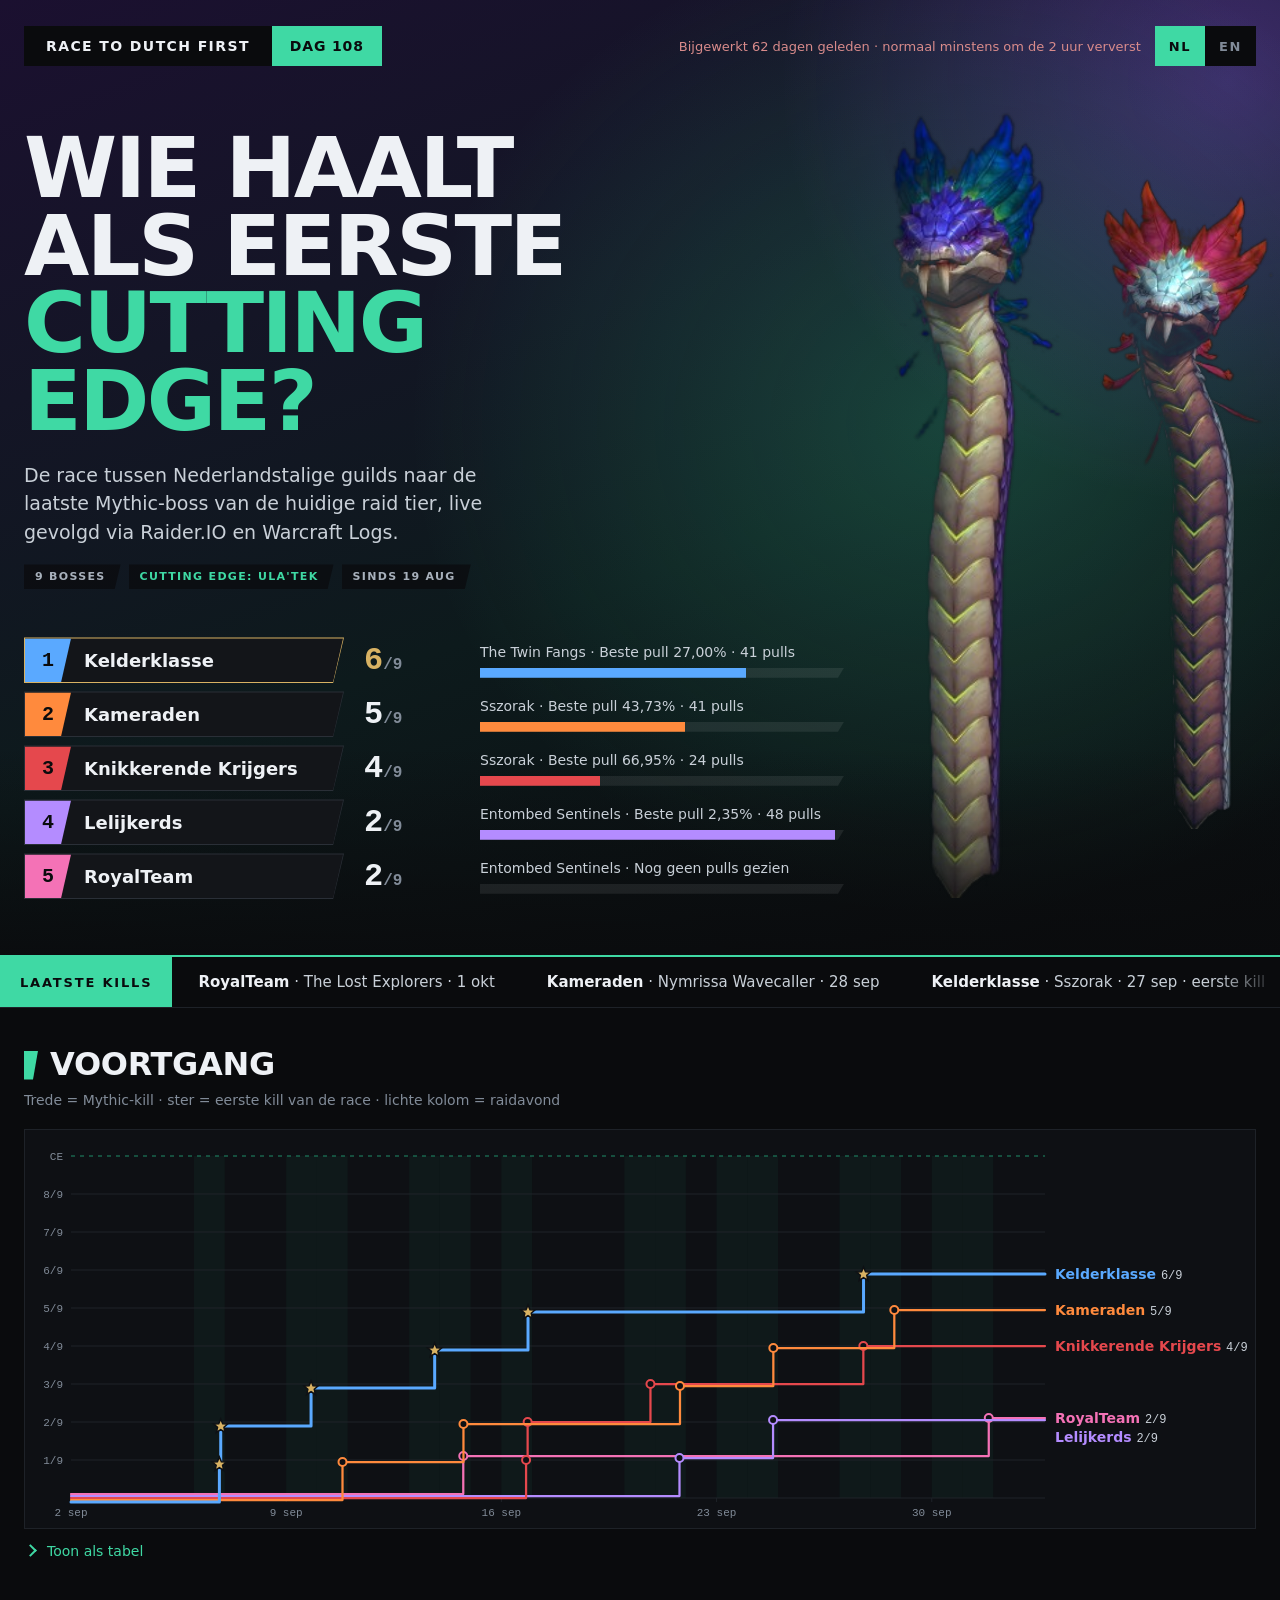
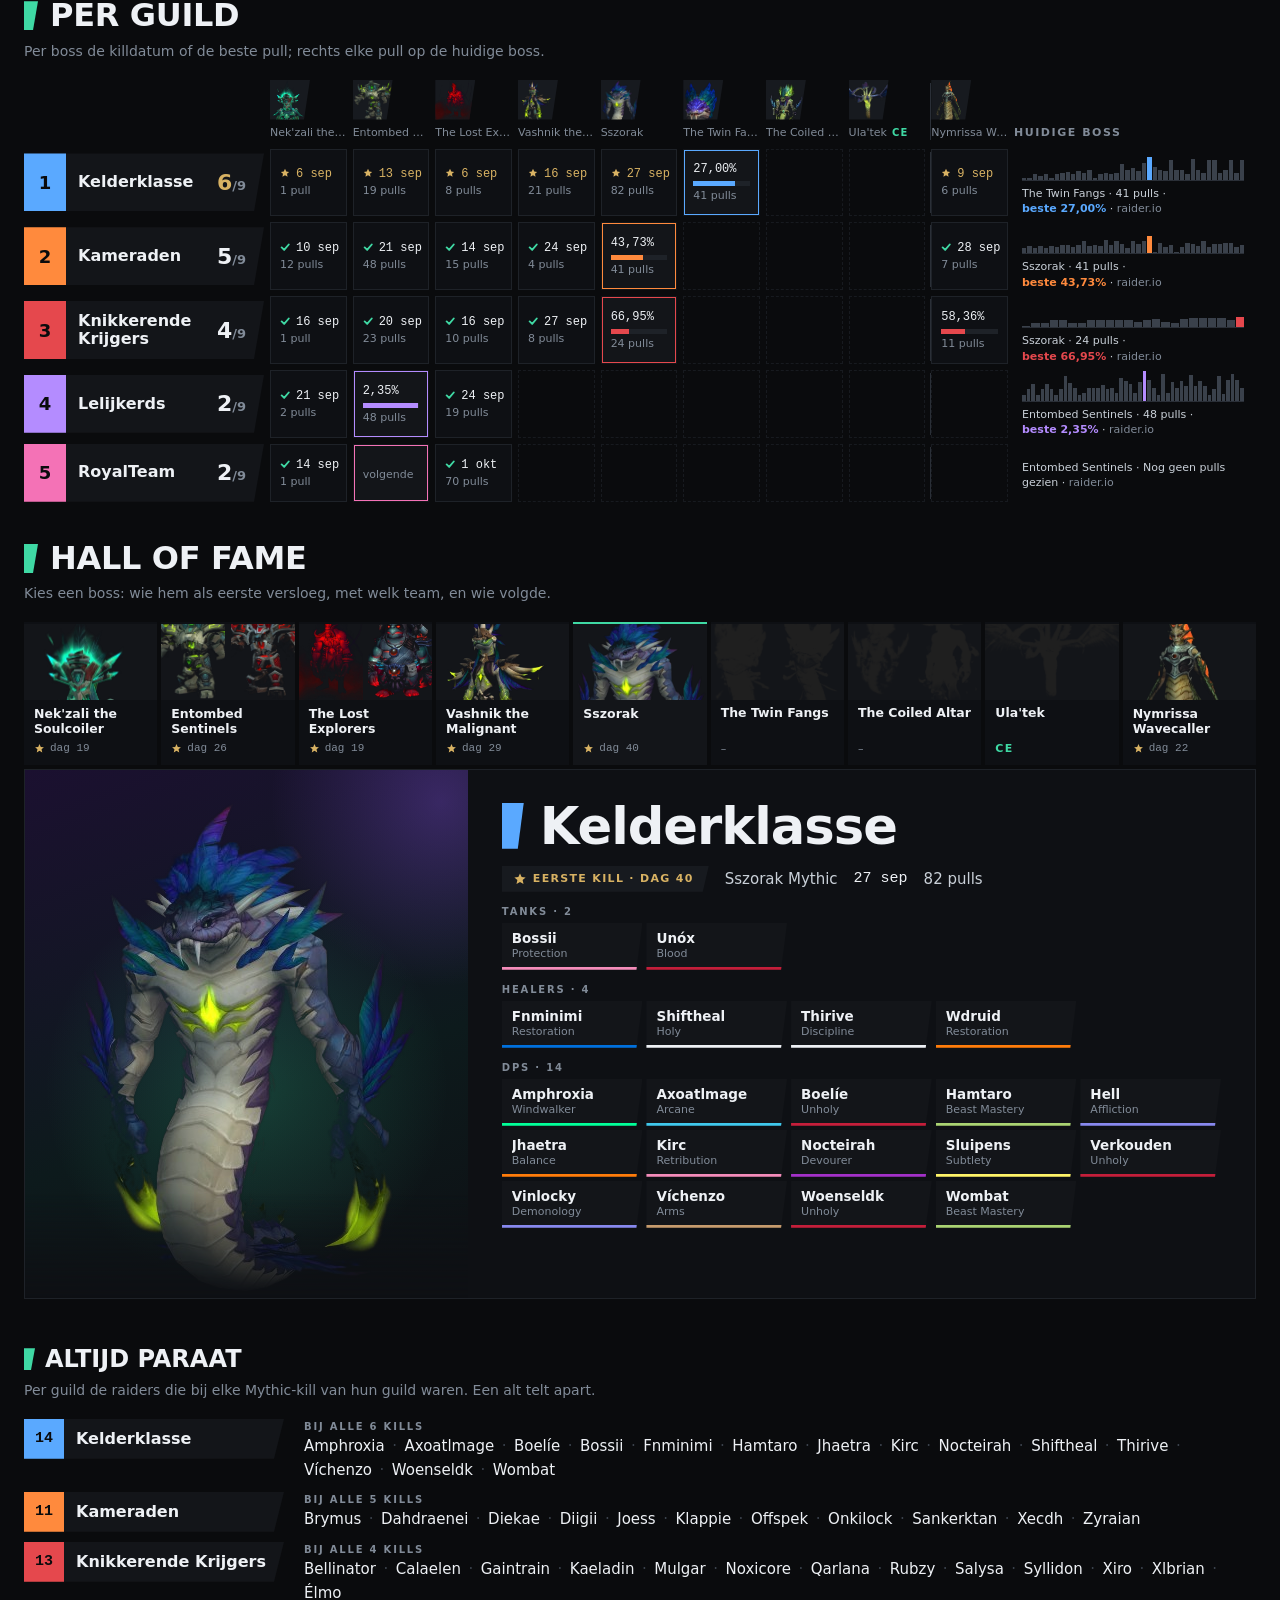
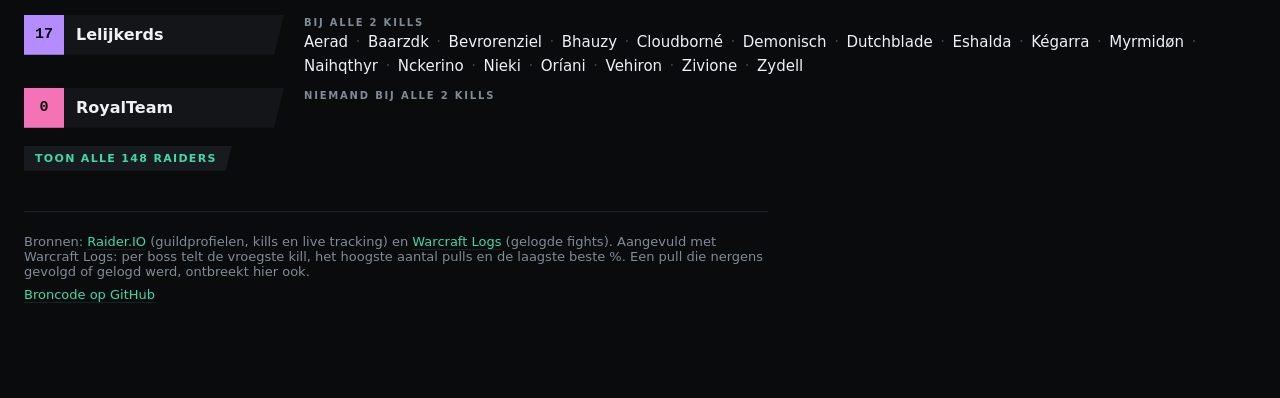
<file: site/index.html>
<!DOCTYPE html>
<html lang="nl">
<head>
<meta charset="utf-8">
<meta name="viewport" content="width=device-width,initial-scale=1">
<meta http-equiv="Content-Security-Policy" content="default-src 'self'; script-src 'self'; style-src 'self' https://fonts.googleapis.com; font-src https://fonts.gstatic.com; img-src 'self' data: https://static-cdn.jtvnw.net; frame-src https://player.twitch.tv; connect-src 'self'; object-src 'none'; base-uri 'none'; form-action 'none';">
<title>Race to Dutch First · Nederlandstalige WoW-guilds naar Cutting Edge</title>
<meta name="description" content="Welke Nederlandstalige World of Warcraft-guild haalt als eerste Cutting Edge? De race naar de laatste Mythic-boss, live gevolgd.">
<link rel="canonical" href="https://racetodutchfirst.bmiest.be/">
<link rel="alternate" hreflang="nl" href="https://racetodutchfirst.bmiest.be/">
<link rel="alternate" hreflang="en" href="https://racetodutchfirst.bmiest.be/?lang=en">
<link rel="alternate" hreflang="x-default" href="https://racetodutchfirst.bmiest.be/">
<meta name="theme-color" content="#0a0b0d">
<meta property="og:type" content="website">
<meta property="og:url" content="https://racetodutchfirst.bmiest.be/">
<meta property="og:site_name" content="Race to Dutch First">
<meta property="og:title" content="Race to Dutch First: wie haalt als eerste Cutting Edge?">
<meta property="og:description" content="De race tussen Nederlandstalige guilds naar de laatste Mythic-boss, live gevolgd. Het klassement in deze afbeelding wordt bij elke verversing opnieuw gemaakt.">
<meta property="og:locale" content="nl_NL">
<meta property="og:locale:alternate" content="en_GB">
<meta property="og:image" content="https://racetodutchfirst.bmiest.be/og.png">
<meta property="og:image:width" content="1200">
<meta property="og:image:height" content="630">
<meta property="og:image:alt" content="Het klassement van Race to Dutch First: per guild de Mythic-kills en de huidige boss.">
<meta name="twitter:card" content="summary_large_image">
<link rel="stylesheet" href="tokens.css">
<link rel="stylesheet" href="style.css">
<link rel="stylesheet" href="halloffame.css">
<link rel="stylesheet" href="splash.css">
</head>
<body>

<header class="sp">
  <div class="sp__top">
    <div class="bug">
      <span id="bugLive" class="bug__live" hidden><span class="live-dot" aria-hidden="true"></span><span data-i18n="hero.live">Live</span></span>
      <span class="bug__title">Race to Dutch First</span>
      <span id="bugDay" class="bug__day" hidden></span>
    </div>
    <div class="sp__end">
      <p id="updated" class="updated sp__upd" data-i18n="footer.loading">Data laden…</p>
      <div id="seasonSwitch" class="lang-switch season-switch" role="group" data-i18n-aria-label="season.label" aria-label="Seizoen" hidden></div>
      <div class="lang-switch" role="group" data-i18n-aria-label="lang.label" aria-label="Taal">
        <button type="button" data-lang="nl" aria-pressed="true" lang="nl">NL</button>
        <button type="button" data-lang="en" aria-pressed="false" lang="en">EN</button>
      </div>
    </div>
  </div>

  <div class="sp__stage">
    <div id="heroArt" class="sp__art" aria-hidden="true" hidden></div>
    <h1 class="sp__title"><span data-i18n="title.a">Wie haalt als eerste</span> <em data-i18n="title.b">Cutting Edge?</em></h1>
    <p class="sp__lead" data-i18n="lead">De race tussen Nederlandstalige guilds naar de laatste Mythic-boss van de huidige raid tier, live gevolgd via Raider.IO en Warcraft Logs.</p>
    <div id="tierPills" class="sp__tier"></div>
    <section id="onAir" class="onair" aria-labelledby="onAirHeading" hidden></section>
    <section class="sp__board" aria-labelledby="ltHeading">
      <h2 id="ltHeading" class="visually-hidden" data-i18n="hero.standings">Klassement</h2>
      <ol id="lowerThirds" class="board"></ol>
    </section>
  </div>

  <div class="ticker">
    <h2 class="ticker__label" data-i18n="feed.h">Laatste kills</h2>
    <ol id="killFeed" class="ticker__list"></ol>
  </div>
</header>

<div class="page">


  <div id="globalError" class="error-capsule" role="alert" hidden></div>

  <section id="winnerBanner" class="winner" aria-live="polite" hidden></section>
  <div id="sideRaids" class="side-raids" hidden></div>

<section class="view" aria-labelledby="timelineHeading">
    <h2 id="timelineHeading" class="view__title" data-i18n="timeline.h">Voortgang</h2>
    <p class="section-caption" data-i18n="timeline.cap">Trede = Mythic-kill · ster = eerste kill van de race · lichte kolom = raidavond</p>
    <div id="timeline" class="chart timeline-chart"></div>
    <ul id="timelineLegend" class="legend"></ul>
    <details class="as-table">
      <summary class="disclose" data-i18n="timeline.asTable">Toon als tabel</summary>
      <div class="table-wrap"><table id="timelineTable" class="data-table"></table></div>
    </details>
  </section>

<section class="view" aria-labelledby="guildHeading">
    <h2 id="guildHeading" class="view__title" data-i18n="guild.h">Per guild</h2>
    <p class="section-caption" data-i18n="guild.cap">Per boss de killdatum of de beste pull; rechts elke pull op de huidige boss.</p>
    <div class="table-wrap gs-wrap" tabindex="0" role="region" aria-labelledby="guildHeading">
      <table id="guildSheets" class="gs"></table>
    </div>
  </section>

<section id="hallOfFame" class="view" aria-labelledby="hofHeading" hidden>
    <h2 id="hofHeading" class="view__title" data-i18n="hof.h">Hall of fame</h2>
    <p class="section-caption" data-i18n="hof.cap">Kies een boss: wie hem als eerste versloeg, met welk team, en wie volgde.</p>
    <div id="hofTabs" class="hof-tabs" role="tablist" aria-label="Bosses" data-i18n-aria-label="hof.tabs"></div>
    <div id="hofStage" class="hof-box" role="tabpanel" tabindex="0"></div>
    <h3 id="hofPresentHeading" class="hof-subtitle" data-i18n="hof.present.h">Altijd paraat</h3>
    <p class="section-caption" data-i18n="hof.present.cap">Per guild de raiders die bij elke Mythic-kill van hun guild waren. Een alt telt apart.</p>
    <div id="hofPresent" class="hof-present"></div>
    <div id="hofMore" class="hof-more"></div>
    <div id="hofAll" class="hof-all" hidden>
      <h3 id="hofRaidersHeading" class="hof-subtitle" data-i18n="hof.raiders.h">Raiders</h3>
      <p class="section-caption" data-i18n="hof.raiders.cap">Eerst wie het vaakst bij de eerste kill van de race was, dan wie de meeste bosses mee versloeg met zijn guild. Het zijn characters, geen spelers: een alt telt apart.</p>
      <div class="table-wrap hof-table-wrap" tabindex="0" role="region" aria-labelledby="hofRaidersHeading">
        <table id="hofRaiders" class="data-table hof-table"></table>
      </div>
    </div>
  </section>

  <footer class="site-footer">
    <p><span data-i18n="footer.src1">Bronnen:</span> <a href="https://raider.io" rel="noopener">Raider.IO</a> <span data-i18n="footer.src2">(guildprofielen, kills en live tracking)</span><span id="srcWcl"> <span data-i18n="footer.and">en</span> <a href="https://www.warcraftlogs.com" rel="noopener">Warcraft Logs</a> <span data-i18n="footer.src3">(gelogde fights)</span></span>. <span id="wclNote"></span> <span data-i18n="footer.src4">Een pull die nergens gevolgd of gelogd werd, ontbreekt hier ook.</span></p>
    <p><a href="https://github.com/reniersworx/racetodutchfirst" rel="noopener" data-i18n="footer.code">Broncode op GitHub</a></p>
  </footer>

</div>

<script src="bossart.js"></script>
<script src="i18n.js"></script>
<script src="app.js"></script>
<script src="halloffame.js"></script>
<script src="live.js"></script>
</body>
</html>
</file>
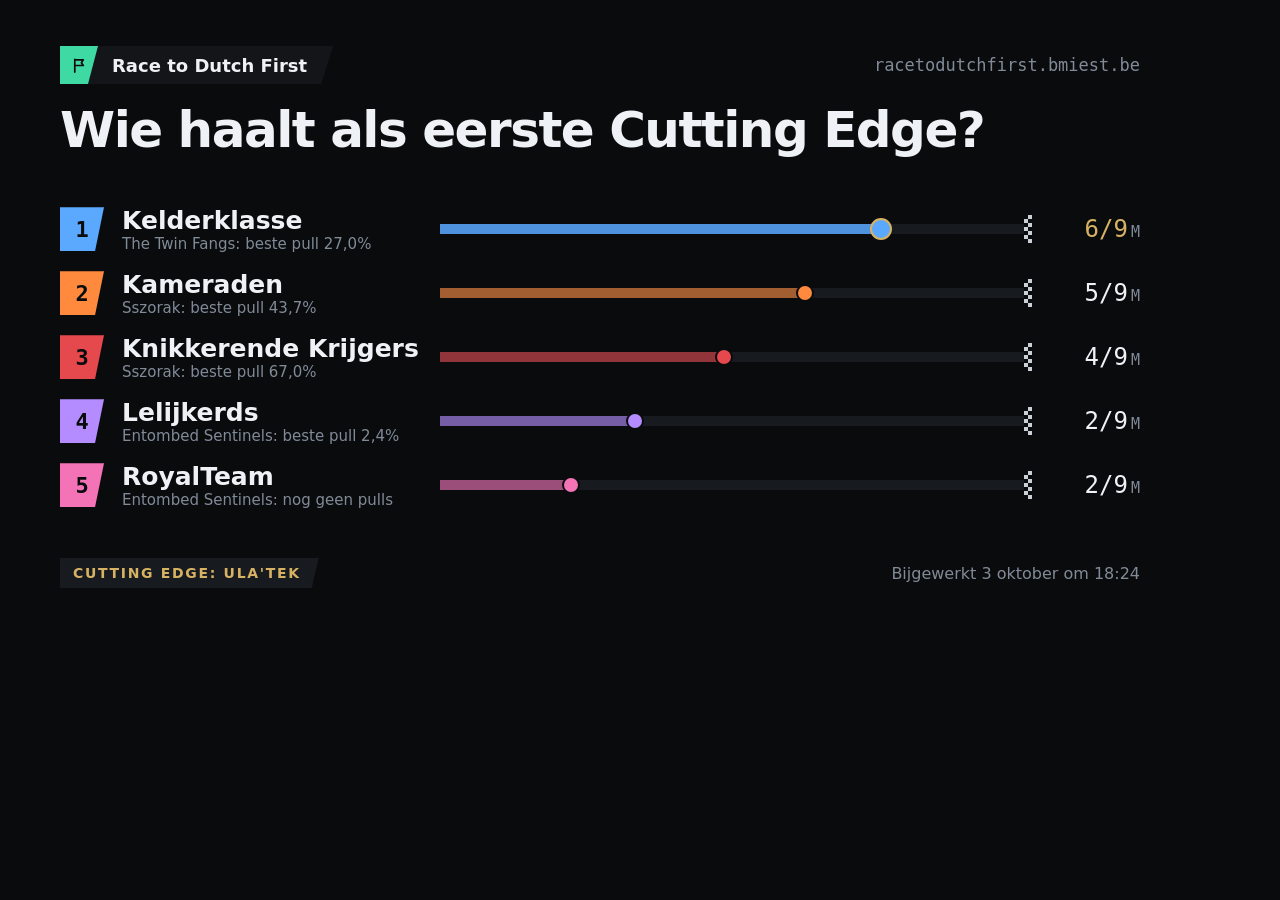
<file: site/og.html>
<!DOCTYPE html>
<html lang="nl">
<head>
<meta charset="utf-8">
<meta http-equiv="Content-Security-Policy" content="default-src 'self'; script-src 'self'; style-src 'self' https://fonts.googleapis.com; font-src https://fonts.gstatic.com; img-src 'self' data:; connect-src 'self'; object-src 'none'; base-uri 'none'; form-action 'none';">
<meta name="robots" content="noindex">
<title>Race to Dutch First: share image</title>
<link rel="stylesheet" href="tokens.css">
<link rel="stylesheet" href="og.css">
</head>
<body>
<!-- 1200 x 630: the og:image. scripts/og-image.sh screenshots this page into og.png. -->
<main class="og">
  <header class="og__top">
    <div class="og__brand">
      <span class="og__flag"><svg viewBox="0 0 18 18" aria-hidden="true">
        <path d="M4 16V2.5M4 3h9l-2 3 2 3H4" fill="none" stroke="currentColor" stroke-width="1.8" stroke-linecap="round" stroke-linejoin="round"></path>
      </svg></span>
      <span class="og__brandname">Race to Dutch First</span>
    </div>
    <span class="og__url">racetodutchfirst.bmiest.be</span>
  </header>
  <h1 id="ogTitle" class="og__title">Wie haalt als eerste Cutting Edge?</h1>
  <ol id="ogRows" class="og__rows"></ol>
  <footer class="og__foot">
    <span id="ogCe" class="og__pill og__pill--gold"></span>
    <span id="ogUpdated" class="og__updated"></span>
  </footer>
</main>
<script src="og.js"></script>
</body>
</html>
</file>
<file: site/tokens.css>
@import url('https://fonts.googleapis.com/css2?family=Outfit:wght@300;400;500;600;700&family=JetBrains+Mono:wght@400;500;700&display=swap');

:root{
  /* ---- grond -------------------------------------------------------
     Vlakke tinten, geen gradients. Een egaal vlak kost na de keyframe
     bijna geen bitrate; een verloop over 2560px kost 'm elke frame en
     gaat banden op 8 Mbps. */
  --ink-900:#0a0b0d;
  --ink-850:#0e1014;
  --ink-800:#131519;
  --ink-750:#171a1f;
  --ink-700:#1e2228;
  --ink-600:#2a2f37;
  --ink-500:#3a414b;
  --ink-400:#5b6470;
  --ink-300:#818b98;
  --ink-200:#a8b1bc;

  /* Niet puur #fff: puur wit clipt en gaat ringen op de AMF-encoder. */
  --paper    :#eef1f5;
  --paper-dim:#c9d0d8;

  /* ---- accenten ----------------------------------------------------
     jade  = Mistweaver Monk (#00ff98) gedempt zodat hij niet bloedt
     holy  = Priest klassekleur, puur wit, alleen voor lichtaccenten */
  --jade      :#3fd9a4;
  --jade-deep :#1f8d68;
  --jade-ghost:rgba(63,217,164,.13);
  --holy      :#ffffff;
  --gold      :#d8b263;
  --rose      :#d98b8b;

  /* ---- vorm (uit Amused: capsules, pillen, ribbons) ---------------- */
  --r-cap :30px;
  --r-pill:999px;
  --pad   :32px;
  --gap   :20px;

  --f-display:'Outfit','Segoe UI',system-ui,-apple-system,sans-serif;
  --f-mono   :'JetBrains Mono','Cascadia Mono',Consolas,monospace;

  /* ---- motion ------------------------------------------------------
     Kort en lokaal. Doorlopende animatie over de volle breedte trekt
     bitrate weg bij je gameplay, dus die zit er nergens in. */
  --t-fast:160ms;
  --t-med :300ms;
  --t-slow:420ms;
  --ease  :cubic-bezier(.22,.61,.36,1);
}

*{margin:0;padding:0;box-sizing:border-box}

body{
  font-family:var(--f-display);
  color:var(--paper);
  -webkit-font-smoothing:antialiased;
  overflow:hidden;
}

.mono{font-family:var(--f-mono);font-variant-numeric:tabular-nums}
.u    {text-transform:uppercase;letter-spacing:.14em}
</file>
<file: site/style.css>
/* =====================================================================
   Race to Dutch First: the sections below the hero (splash.css is the hero).
   Design language v2 (DESIGN.md): the overlay's ribbons, slanted pills, the
   flat inks. Colours, fonts and radii come from tokens.css
   (copied unchanged from the overlay; --live-red sits in splash.css);
   a guild's own colour arrives from race.json as --guild on its element.
   tokens.css sets body{overflow:hidden} for a fixed OBS canvas: undone here.
   ===================================================================== */

html { background: var(--ink-900); }
body { overflow: auto; background: var(--ink-900); min-height: 100vh; }

a { color: var(--jade); text-decoration-color: var(--jade-ghost); text-underline-offset: 3px; }
a:hover { text-decoration-color: var(--jade); }
:focus-visible { outline: 2px solid var(--jade); outline-offset: 3px; }
[hidden] { display: none !important; }

.page {
  max-width: 1320px; margin: 0 auto; padding: 40px 24px 96px;
  display: flex; flex-direction: column; gap: 40px;
}

.visually-hidden {
  position: absolute; width: 1px; height: 1px; overflow: hidden;
  clip-path: inset(50%); white-space: nowrap;
}

/* ---- ribbon (the board rows in the hero) ------------------------------ */
.rib { display: flex; flex-direction: column; flex: 0 0 auto; min-width: 0; }
.rib__bar {
  height: var(--rib-h, 34px); padding: 1px; background: var(--ink-600);
  clip-path: polygon(0 0, 100% 0, calc(100% - var(--rib-cut, 11px)) 100%, 0 100%);
}
.rib__in {
  height: 100%; display: flex; align-items: center; background: var(--ink-800);
  clip-path: polygon(0 0, 100% 0, calc(100% - var(--rib-cut, 11px) + 1px) 100%, 0 100%);
  padding-right: calc(var(--rib-cut, 11px) + 12px);
}
.rib__acc {
  flex: 0 0 var(--rib-h, 34px); width: var(--rib-h, 34px); height: 100%;
  background: var(--acc, var(--jade)); color: var(--ink-900);
  clip-path: polygon(0 0, 100% 0, calc(100% - 10px) 100%, 0 100%);
  display: grid; place-items: center;
}
.rib__acc svg { width: 15px; height: 15px; }
.rib__val { padding-left: 13px; font-size: 16px; font-weight: 600; white-space: nowrap; }

/* NL | EN in the top bar's broadcast-bug language: flush square blocks at its height, the
   active one solid jade like the race day, the other on ink. */
.lang-switch { display: inline-flex; flex: 0 0 auto; height: 40px; }
.lang-switch button {
  font: inherit; font-size: 13px; font-weight: 800; letter-spacing: .12em; cursor: pointer;
  padding: 0 14px; border: 0; background: var(--ink-900); color: var(--ink-300);
  transition: color var(--t-fast) var(--ease), background var(--t-fast) var(--ease);
}
.lang-switch button:hover { color: var(--paper); }
.lang-switch button[aria-pressed="true"] { background: var(--jade); color: var(--ink-900); }

/* ---- header ---------------------------------------------------------- */


/* ---- pills ------------------------------------------------------------ */
.pill {
  display: inline-flex; align-items: center; gap: 6px; padding: 6px 15px 6px 11px;
  font-size: 11px; font-weight: 700; letter-spacing: .12em; text-transform: uppercase; white-space: nowrap;
  background: var(--ink-750); color: var(--ink-200);
  clip-path: polygon(0 0, 100% 0, calc(100% - 6px) 100%, 0 100%);
}
/* A pill that is a button (Hall of fame: show all raiders). */
.pill--action { border: 0; font-family: inherit; cursor: pointer; color: var(--jade); transition: background var(--t-fast) var(--ease); }
.pill--action:hover { background: var(--ink-700); }

/* ---- sections --------------------------------------------------------- */
.view { min-width: 0; }
/* Section heads in the poster's voice: Outfit 800 caps behind a slanted jade cap. */
.view__title {
  display: flex; align-items: center; gap: 12px; margin-bottom: 8px;
  font-size: clamp(24px, 2.6vw, 32px); font-weight: 800; letter-spacing: -.01em; line-height: 1.05;
  text-transform: uppercase; color: var(--paper);
}
.view__title::before {
  content: ""; flex: 0 0 14px; width: 14px; height: .9em; background: var(--jade);
  clip-path: polygon(0 0, 100% 0, calc(100% - 5px) 100%, 0 100%);
}
.section-caption { font-size: 14px; line-height: 1.5; color: var(--ink-300); max-width: 72ch; margin-bottom: 18px; }
.chart { width: 100%; min-width: 0; }
.chart svg { display: block; width: 100%; height: auto; overflow: visible; }
.muted-note { color: var(--ink-300); font-size: 14px; }

.error-capsule {
  display: flex; align-items: center; gap: 10px; padding: 12px 16px; font-size: 14px;
  background: var(--ink-800); border: 1px solid var(--rose); color: var(--paper);
}

/* ---- winner banner ---------------------------------------------------- */
.winner {
  display: grid; grid-template-columns: auto minmax(0, 1fr); align-items: center; gap: 22px;
  padding: 26px 30px; background: var(--ink-800); border: 2px solid var(--gold);
}
.winner__icon { width: 64px; height: 64px; color: var(--gold); }
.winner__label { font-size: 12px; font-weight: 700; letter-spacing: .2em; text-transform: uppercase; color: var(--gold); }
.winner__name { font-size: clamp(30px, 5vw, 52px); font-weight: 700; line-height: 1.05; letter-spacing: -.02em; color: var(--paper); }
.winner__text { margin-top: 6px; font-size: 16px; color: var(--paper-dim); }

/* ---- race track (SVG) --------------------------------------------------- */
.timeline-chart text { font-family: var(--f-display); }
.svg-axis { fill: var(--ink-300); font-size: 11px; font-family: var(--f-mono) !important; }
.svg-grid { stroke: var(--ink-700); stroke-width: 1; }


/* ---- raiding now: the jade pulsing dot (board rows, Per guild rows) ---------- */
.live-dot {
  width: 7px; height: 7px; border-radius: var(--r-pill); background: var(--jade); flex: 0 0 7px;
  animation: live-pulse 1.6s var(--ease) infinite;
}
@keyframes live-pulse { 50% { opacity: .3; } }


/* ---- legend + tables ------------------------------------------------------ */
.legend { display: flex; flex-wrap: wrap; gap: 8px 20px; list-style: none; margin-top: 14px; font-size: 14px; color: var(--paper-dim); }
.legend li { display: inline-flex; align-items: center; gap: 8px; }
.swatch { width: 14px; height: 4px; background: var(--guild, var(--jade)); flex: 0 0 14px; }
.dot { width: 9px; height: 9px; border-radius: var(--r-pill); background: var(--guild, var(--jade)); flex: 0 0 9px; display: inline-block; }

.as-table { margin-top: 14px; font-size: 14px; color: var(--paper-dim); }
.as-table summary { cursor: pointer; color: var(--jade); width: max-content; }
/* One drawn disclosure mark for every <details> on the page (no browser triangle). */
.disclose { list-style: none; display: flex; align-items: center; gap: 10px; }
.disclose::-webkit-details-marker { display: none; }
.disclose::before {
  content: ""; flex: 0 0 auto; width: 7px; height: 7px; margin: 0 2px; border-right: 2px solid var(--jade); border-bottom: 2px solid var(--jade);
  transform: rotate(-45deg); transition: transform var(--t-fast) var(--ease);
}
details[open] > .disclose::before { transform: rotate(45deg); }
.as-table[open] summary { margin-bottom: 10px; }
.table-wrap { max-width: 100%; }
.data-table { border-collapse: collapse; font-size: 13px; }
.data-table th, .data-table td { text-align: left; padding: 6px 14px 6px 0; border-bottom: 1px solid var(--ink-700); vertical-align: top; }
.data-table th { color: var(--ink-200); font-weight: 600; }

.ce-tag { margin-left: 8px; font-size: 10px; font-weight: 700; letter-spacing: .12em; color: var(--jade); }
.pill--jade { color: var(--jade); }
::selection { background: var(--jade-ghost); color: var(--paper); }
.boss-thumb {
  display: inline-grid; place-items: center; width: 40px; height: 40px; margin-right: 12px; vertical-align: middle;
  overflow: hidden; background: var(--ink-750); clip-path: polygon(0 0, 100% 0, calc(100% - 6px) 100%, 0 100%);
}
.boss-thumb img { width: 100%; height: 100%; object-fit: cover; object-position: 50% 0; }
.boss-thumb__mono { font-size: 18px; font-weight: 800; color: var(--ink-400); }

/* ---- Voortgang chart ---------------------------------------------------------------- */
.svg-night { fill: rgba(63, 217, 164, .045); }
.svg-grid--ce { stroke: var(--jade-deep); stroke-dasharray: 4 5; }
.svg-step { fill: none; stroke: var(--guild); stroke-linejoin: round; stroke-linecap: round; }
.svg-node { fill: var(--ink-850); stroke: var(--guild); stroke-width: 2; }
.svg-star { fill: var(--gold); stroke: var(--ink-850); stroke-width: 1.5; }
.svg-end { fill: var(--guild); font: 700 14px var(--f-display); }
.svg-end__n { fill: var(--paper-dim); font: 500 12px var(--f-mono); }
.timeline-chart { background: var(--ink-850); border: 1px solid var(--ink-700); padding: 14px 0 4px; }
/* The line ends carry the names on wide screens; the legend is for phones. */
@media (min-width: 600px) { #timelineLegend { display: none; } }

/* ---- Per guild: a row per guild, a cell per boss, then its current-boss pulls ---------- */
.gs-wrap { position: relative; overflow-x: auto; margin: -6px; } /* relative: clips the cells' visually-hidden text too */
/* Fixed layout: the guild and pulls columns keep their width, the nine bosses share the rest. */
.gs { width: 100%; min-width: 1040px; table-layout: fixed; border-collapse: separate; border-spacing: 6px; font-size: 13px; }
.gs-corner, .gs-who { width: 240px; }
.gs-pulls-h, .gs-pulls { width: 230px; }
.gs th, .gs td { text-align: left; vertical-align: middle; }
.gs thead th { vertical-align: bottom; padding: 0 0 4px; font-weight: 500; }
.gs-boss { font-size: 11px; color: var(--ink-300); }
.gs-boss .boss-thumb { display: grid; margin: 0 0 6px; }
.gs-boss__label { display: flex; align-items: baseline; gap: 5px; min-width: 0; }
.gs-boss__name { min-width: 0; overflow: hidden; text-overflow: ellipsis; white-space: nowrap; }
.gs-boss .ce-tag { margin-left: 0; flex: 0 0 auto; }
.gs thead .gs-pulls-h { font-size: 11px; font-weight: 700; letter-spacing: .14em; text-transform: uppercase; color: var(--ink-300); }
.gs-who, .gs-corner { position: sticky; left: 0; z-index: 1; padding: 0; background: var(--ink-900); }
.gs-who__in {
  display: grid; grid-template-columns: 42px minmax(0, 1fr) auto; align-items: center; gap: 0 10px; min-height: 58px; padding-right: 18px;
  background: var(--ink-800); clip-path: polygon(0 0, 100% 0, calc(100% - 10px) 100%, 0 100%);
}
.gs-who__rank { align-self: stretch; display: grid; place-items: center; background: var(--guild); color: var(--ink-900); font-size: 18px; font-weight: 800; }
.gs-who__name { display: flex; flex-direction: column; gap: 2px; min-width: 0; padding-left: 2px; font-size: 16px; font-weight: 600; }
.gs-who__name a { color: var(--paper); text-decoration: none; line-height: 1.15; overflow-wrap: break-word; display: -webkit-box; -webkit-box-orient: vertical; -webkit-line-clamp: 2; overflow: hidden; }
.gs-who__name a:hover { color: var(--jade); }
.gs-who__name .row__live { margin-left: 0; }
.gs-who__k { font-size: 22px; font-weight: 800; color: var(--paper); }
.gs-who__k small { font-size: 13px; font-weight: 600; color: var(--ink-300); }
.gs-row--lead .gs-who__k { color: var(--gold); }
.gs-cell { padding: 8px 9px; min-height: 58px; background: var(--ink-850); border: 1px solid var(--ink-700); }
.gs-cell > span { display: block; }
.gs-cell__main { font-family: var(--f-mono); font-size: 12px; color: var(--paper); white-space: nowrap; }
.gs-cell__sub { margin-top: 3px; font-size: 11px; color: var(--ink-300); white-space: nowrap; }
/* Drawn marks (one stroke family): a check for a kill, a star for the race's first kill. */
.gs-cell--kill .gs-cell__main::before {
  content: ""; display: inline-block; width: 10px; height: 10px; margin-right: 6px; vertical-align: -1px;
  background: var(--jade); -webkit-mask: url("data:image/svg+xml,%3Csvg xmlns='http://www.w3.org/2000/svg' viewBox='0 0 12 12'%3E%3Cpath d='M2 6.5 5 9.5 10.5 3' fill='none' stroke='%23000' stroke-width='2.2' stroke-linecap='round' stroke-linejoin='round'/%3E%3C/svg%3E") center / contain no-repeat; mask: url("data:image/svg+xml,%3Csvg xmlns='http://www.w3.org/2000/svg' viewBox='0 0 12 12'%3E%3Cpath d='M2 6.5 5 9.5 10.5 3' fill='none' stroke='%23000' stroke-width='2.2' stroke-linecap='round' stroke-linejoin='round'/%3E%3C/svg%3E") center / contain no-repeat;
}
.gs-cell--first .gs-cell__main { color: var(--gold); }
.gs-cell--first .gs-cell__main::before { background: var(--gold); -webkit-mask-image: url("data:image/svg+xml,%3Csvg xmlns='http://www.w3.org/2000/svg' viewBox='0 0 12 12'%3E%3Cpath d='M6 1 7.5 4.3 11 4.7 8.4 7 9.1 10.5 6 8.8 2.9 10.5 3.6 7 1 4.7 4.5 4.3Z'/%3E%3C/svg%3E"); mask-image: url("data:image/svg+xml,%3Csvg xmlns='http://www.w3.org/2000/svg' viewBox='0 0 12 12'%3E%3Cpath d='M6 1 7.5 4.3 11 4.7 8.4 7 9.1 10.5 6 8.8 2.9 10.5 3.6 7 1 4.7 4.5 4.3Z'/%3E%3C/svg%3E"); }
.gs-meter { height: 5px; margin-top: 5px; background: var(--ink-700); position: relative; }
.gs-meter i { position: absolute; inset: 0 auto 0 0; width: var(--w, 0%); background: var(--guild); }
.gs-cell--none { background: transparent; border-style: dashed; border-color: var(--ink-750); }
.gs-cell--current { border-color: transparent; box-shadow: inset 0 0 0 1px var(--guild); background: var(--ink-800); }
.gs-sep { box-shadow: -4px 0 0 -3px var(--ink-600); }
.gs-cell--current.gs-sep { box-shadow: inset 0 0 0 1px var(--guild); }
.gs-pulls { padding-left: 8px; }
.gs-bars { display: flex; align-items: flex-end; gap: 1px; height: 32px; border-bottom: 1px solid var(--ink-600); }
.gs-bars i { flex: 1; min-width: 1px; height: var(--h, 4%); background: var(--ink-500); }
.gs-bars i.is-best { background: var(--guild); }
.gs-pulls__cap { display: block; margin-top: 5px; font-size: 11px; line-height: 1.4; color: var(--paper-dim); }
.gs-pulls__src-wrap { white-space: nowrap; }
.gs-pulls__best { color: var(--guild); font-weight: 600; white-space: nowrap; }
.gs-pulls__src { color: var(--ink-300); text-decoration: none; }
.gs-pulls__src:hover { color: var(--jade); }

/* ---- footer ------------------------------------------------------------------- */
.site-footer {
  border-top: 1px solid var(--ink-700); padding-top: 22px;
  display: flex; flex-direction: column; gap: 8px; font-size: 13px; color: var(--ink-300); max-width: 90ch;
}
.updated { font-size: 15px; color: var(--paper-dim); }
/* Late data is muted rose, not alarm red and never gold (gold is earned): nothing is broken,
   the data just hasn't caught up. */
.updated.updated--late { color: var(--rose); }

/* ---- responsive ------------------------------------------------------------------ */
@media (max-width: 720px) {
  .page { padding: 28px 16px 72px; gap: 32px; }
  .winner { grid-template-columns: minmax(0, 1fr); padding: 20px; gap: 12px; }
  .winner__icon { width: 44px; height: 44px; }
}
@media (max-width: 600px) {
  /* Per guild scrolls sideways with the guild column pinned. */
  .gs { min-width: 1120px; }
  .gs-cell { padding: 7px 6px; }
  .gs-cell__main { font-size: 11px; }
  .gs-cell--kill .gs-cell__main::before { margin-right: 4px; }
  .gs-corner, .gs-who { width: 150px; }
  .gs-pulls-h, .gs-pulls { width: 190px; }
  /* The count goes under the name, so names don't break mid-word. */
  .gs-who__in { grid-template-columns: 32px minmax(0, 1fr); grid-template-rows: 1fr auto auto 1fr; gap: 2px 8px; padding: 0 12px 0 0; }
  .gs-who__rank { grid-row: 1 / 5; }
  .gs-who__name { grid-row: 2; }
  .gs-who__k { grid-row: 3; }
  .gs-who__rank { font-size: 15px; }
  .gs-who__name { font-size: 14px; }
  .gs-who__k { grid-column: 2; font-size: 15px; line-height: 1; padding-bottom: 2px; }
}
@media (max-width: 400px) {
  .page { padding: 22px 12px 64px; }
  .rib__val { font-size: 14px; }
}
@media (prefers-reduced-motion: reduce) {
  *, *::before, *::after { animation-duration: .001ms !important; transition-duration: .001ms !important; }
}

/* ---- side raids (a raid that doesn't count, e.g. Sporefall in Season 1) ------------------ */
.side-raids { display: grid; gap: 4px; padding: 12px 16px; background: var(--ink-800); border: 1px solid var(--ink-700); font-size: 14px; color: var(--paper-dim); }
.side-raids__h { color: var(--paper); font-weight: 600; }
</file>
<file: site/halloffame.css>
/* Hall of fame (halloffame.js) as a raid journal: boss heads as tabs, a stage per boss with
   the team as a WoW raid frame, "Altijd paraat" per guild, every raider behind a button.
   Same language as style.css: flat inks, right-edge slants, gold for the race's first kill.
   Colours and fonts only from tokens.css; a guild's colour arrives as --guild, a raider's
   class colour as --cls (game data, only on the raid-frame bar). */

.hof-star { width: 14px; height: 14px; flex: 0 0 auto; fill: var(--gold); }

/* A boss render: cut-out, standing on the bottom edge; two bodies for a council. */
.hof-art { position: relative; display: flex; align-items: flex-end; justify-content: center; gap: 4%; overflow: hidden; }
.hof-art img { display: block; max-width: 100%; max-height: 100%; object-fit: contain; object-position: 50% 100%; }
.hof-art--duo img { max-width: 48%; }
.hof-art__mono { align-self: center; font-size: 44px; font-weight: 800; color: var(--ink-500); }

/* ---- tabs: a row of boss heads, scrolling sideways when it doesn't fit ------------------- */
.hof-tabs { position: relative; display: grid; grid-auto-flow: column; grid-auto-columns: minmax(104px, 1fr); gap: 4px;
  max-width: 100%; overflow-x: auto; scrollbar-width: thin; scrollbar-color: var(--ink-600) transparent; }
.hof-tab { display: grid; gap: 5px; justify-items: start; min-width: 0; padding: 0 0 10px; border: 0; border-top: 2px solid transparent;
  background: var(--ink-850); color: var(--paper-dim); font: inherit; text-align: left; cursor: pointer;
  transition: background var(--t-fast) var(--ease); }
.hof-tab__head { width: 100%; height: 76px; padding-top: 8px; background: var(--ink-800); }
.hof-tab__head img { width: 100%; height: 140%; max-height: none; object-fit: cover; object-position: 50% 0; }
.hof-tab__head.hof-art--duo img { width: 48%; }
.hof-tab__head .hof-art__mono { font-size: 28px; }
/* two lines, so a long boss name still reads when ten tabs share the row */
.hof-tab__name { display: -webkit-box; -webkit-box-orient: vertical; -webkit-line-clamp: 2; min-height: 2.5em; max-width: 100%; padding: 0 10px;
  font-size: 12.5px; font-weight: 600; line-height: 1.25; color: var(--paper); overflow: hidden; overflow-wrap: anywhere; }
.hof-tab__sub { display: inline-flex; align-items: center; gap: 5px; padding: 0 10px; font-size: 11px; color: var(--ink-300); }
.hof-tab__sub .hof-star { width: 11px; height: 11px; }
.hof-tab__sub--ce { font-weight: 700; letter-spacing: .12em; color: var(--jade); }
.hof-tab.is-empty .hof-tab__head img { filter: brightness(0) invert(.12); }
.hof-tab:hover { background: var(--ink-800); }
.hof-tab[aria-selected="true"] { border-top-color: var(--jade); background: var(--ink-800); }
.hof-tab:focus-visible { outline-offset: -2px; }

/* ---- stage: the chosen boss ------------------------------------------------------------ */
.hof-box { margin-top: 4px; background: var(--ink-850); border: 1px solid var(--ink-700); }
.hof-box:focus-visible { outline-offset: 2px; }
.hof-stage { display: grid; grid-template-columns: minmax(280px, 36%) minmax(0, 1fr); min-height: 460px; }
/* An earned trophy stands in the hero's glow (jade behind the body, void at the top right);
   a boss nobody has beaten stays on flat ink. */
.hof-stage__art { padding: 28px 16px 0;
  background:
    radial-gradient(65% 55% at 50% 60%, rgba(63, 217, 164, .2), transparent 70%),
    radial-gradient(55% 50% at 94% 6%, rgba(150, 90, 255, .28), transparent 70%),
    linear-gradient(160deg, #1b1030 0%, #0d1a1c 60%, var(--ink-850) 100%);
  -webkit-mask-image: linear-gradient(#000 80%, transparent); mask-image: linear-gradient(#000 80%, transparent); }
.hof-stage__art img { max-height: 520px; }
.hof-stage.is-empty .hof-stage__art { background: var(--ink-800); }
.hof-stage.is-empty .hof-stage__art img { filter: brightness(0) invert(.1); }
.hof-stage__info { display: flex; flex-direction: column; gap: 14px; min-width: 0; padding: 30px 34px 32px; }
.hof-pill { display: inline-flex; align-items: center; gap: 6px; }
.hof-pill--first { color: var(--gold); }
.hof-pill--quiet { color: var(--ink-300); }
.hof-stage__guild { display: flex; align-items: center; gap: 16px; min-width: 0; font-size: clamp(30px, 4vw, 52px); font-weight: 700; line-height: 1.02; letter-spacing: -.02em; color: var(--paper); }
.hof-stage__guild span { min-width: 0; overflow-wrap: anywhere; }
.hof-stage__guild i { flex: 0 0 22px; width: 22px; height: .9em; background: var(--guild); clip-path: polygon(0 0, 100% 0, calc(100% - 6px) 100%, 0 100%); }
.hof-stage__boss { display: flex; align-items: center; font-size: clamp(26px, 3vw, 40px); font-weight: 800; text-transform: uppercase; color: var(--ink-300); }
.hof-stage__meta { display: flex; flex-wrap: wrap; align-items: center; gap: 6px 16px; font-size: 15px; color: var(--paper-dim); }
.hof-stage__date { color: var(--paper); }

/* Raid frame: a cell per raider, the class colour as the bar along its foot. */
.hof-frame { display: grid; grid-template-columns: minmax(0, 1fr); gap: 14px; }
.hof-frame__role { margin-bottom: 6px; font-size: 10px; font-weight: 700; letter-spacing: .18em; text-transform: uppercase; color: var(--ink-300); }
.hof-frame__cells { list-style: none; display: grid; grid-template-columns: repeat(auto-fill, minmax(124px, 1fr)); gap: 4px; }
.hof-cell { position: relative; display: grid; gap: 1px; min-width: 0; padding: 7px 10px 10px; background: var(--ink-800);
  clip-path: polygon(0 0, 100% 0, calc(100% - 6px) 100%, 0 100%); }
.hof-cell::after { content: ""; position: absolute; left: 0; right: 0; bottom: 0; height: 3px; background: var(--cls); }
.hof-cell a, .hof-cell > span:first-child { font-size: 13.5px; font-weight: 600; color: var(--paper); text-decoration: none; white-space: nowrap; overflow: hidden; text-overflow: ellipsis; }
.hof-cell a:hover { color: var(--jade); text-decoration: underline; }
.hof-cell__spec { font-size: 11px; color: var(--ink-300); white-space: nowrap; overflow: hidden; text-overflow: ellipsis; }

/* The guilds that followed, with how many days after the first kill. */
.hof-after { padding-top: 14px; border-top: 1px solid var(--ink-700); }
.hof-after__h { margin-bottom: 8px; font-size: 10px; font-weight: 700; letter-spacing: .18em; text-transform: uppercase; color: var(--ink-300); }
.hof-after ol { list-style: none; display: grid; gap: 6px; }
.hof-after li { display: grid; grid-template-columns: 14px minmax(150px, 220px) 64px 76px minmax(0, 1fr); align-items: center; gap: 10px; font-size: 13px; }
.hof-after__n { font-size: 11px; color: var(--ink-300); }
.hof-after__d { font-size: 12px; color: var(--paper-dim); }
.hof-after__gap { font-size: 12px; color: var(--ink-300); }
.hof-after__p { color: var(--ink-300); }
.hof-chip { display: inline-flex; align-items: center; gap: 7px; min-width: 0; color: var(--paper-dim); }
.hof-chip i { flex: 0 0 12px; width: 12px; height: 12px; background: var(--guild); clip-path: polygon(0 0, 100% 0, calc(100% - 3px) 100%, 0 100%); }
.hof-chip span { white-space: nowrap; overflow: hidden; text-overflow: ellipsis; }

/* ---- Altijd paraat ---------------------------------------------------------------------- */
.hof-subtitle {
  display: flex; align-items: center; gap: 10px; margin-top: 48px; margin-bottom: 8px;
  font-size: clamp(20px, 2vw, 24px); font-weight: 800; line-height: 1.05; text-transform: uppercase; color: var(--paper);
}
.hof-subtitle::before {
  content: ""; flex: 0 0 11px; width: 11px; height: .9em; background: var(--jade);
  clip-path: polygon(0 0, 100% 0, calc(100% - 4px) 100%, 0 100%);
}
.hof-present { display: grid; grid-template-columns: minmax(0, 1fr); gap: 10px; }
.hof-present__row { display: grid; grid-template-columns: 260px minmax(0, 1fr); gap: 20px; align-items: start; }
.hof-rib { display: flex; align-items: stretch; height: 40px; min-width: 0; background: var(--ink-800);
  clip-path: polygon(0 0, 100% 0, calc(100% - 10px) 100%, 0 100%); }
.hof-rib__acc { display: grid; place-items: center; flex: 0 0 40px; width: 40px; background: var(--guild); color: var(--ink-900); font-size: 15px; font-weight: 800; }
.hof-rib__name { display: flex; align-items: center; min-width: 0; padding: 0 22px 0 12px; font-size: 16px; font-weight: 600; color: var(--paper); white-space: nowrap; overflow: hidden; text-overflow: ellipsis; }
.hof-present__txt { display: grid; gap: 2px; padding-top: 2px; min-width: 0; }
.hof-present__cap { font-size: 10px; font-weight: 700; letter-spacing: .18em; text-transform: uppercase; color: var(--ink-300); }
.hof-present__names { font-size: 15px; line-height: 1.6; color: var(--paper); }
/* inline-block: a break between names, never inside one */
.hof-present__n { display: inline-block; }
.hof-present__n:not(:last-child)::after { content: "·"; margin: 0 .5em; color: var(--ink-500); }
.hof-present__n a, .hof-present__n span { color: inherit; text-decoration: none; }
.hof-present__n a:hover { color: var(--jade); text-decoration: underline; }

/* ---- every raider, behind the button ---------------------------------------------------- */
.hof-more { margin-top: 18px; }
.hof-more button { border: 0; font: inherit; font-size: 11px; font-weight: 700; letter-spacing: .12em; }
.hof-all .hof-subtitle { margin-top: 28px; }
/* A ranking, not a spreadsheet: capped so the numbers stay next to the names. */
.hof-table-wrap { overflow-x: auto; max-width: 880px; border: 1px solid var(--ink-700); background: var(--ink-850); }
.hof-table { width: 100%; font-size: 14px; }
.hof-table th, .hof-table td { white-space: nowrap; padding: 8px 14px; }
.hof-table thead th { font-size: 12px; color: var(--ink-200); background: var(--ink-850); }
.hof-table tbody tr:hover { background: var(--ink-800); }
.hof-table tbody th { min-width: 0; font-weight: 600; }
.hof-table tbody th a { color: var(--paper); text-decoration: none; }
.hof-table tbody th a:hover { color: var(--jade); text-decoration: underline; }
.hof-meta { margin-left: 8px; font-size: 12px; font-weight: 400; color: var(--ink-300); }
.hof-guild-inline { display: none; }
.hof-table .dot { margin-right: 4px; }
/* .hof-table raises these over .data-table's left alignment; heads stay in the label face. */
.hof-table .hof-num { width: 1%; font-family: var(--f-mono); text-align: right; }
.hof-table thead .hof-num { font-family: inherit; }
.hof-rank--tie { color: var(--ink-300); } /* a shared rank reads once, in paper */
.hof-firsts { color: var(--ink-300); }
.hof-row--first .hof-firsts { color: var(--gold); }

/* ---- smaller screens -------------------------------------------------------------------- */
@media (max-width: 900px) {
  .hof-stage { grid-template-columns: minmax(0, 1fr); min-height: 0; }
  .hof-stage__art { height: 280px; padding-top: 16px; }
  .hof-stage__art img { max-height: 100%; } /* the whole body in the band, not its lower half */
  .hof-stage__info { padding: 10px 20px 24px; }
}
@media (max-width: 720px) {
  .hof-table th, .hof-table td { padding: 7px 10px; }
  .hof-meta { display: block; margin-left: 0; }
  .hof-present__row { grid-template-columns: minmax(0, 1fr); gap: 6px; }
  .hof-after li { grid-template-columns: 14px minmax(0, 1fr) auto auto; }
  .hof-after__p { display: none; }
}
/* Phones: the raid frame in two columns; the guild moves under the name in the table. */
@media (max-width: 600px) {
  .hof-stage__art { height: 240px; }
  .hof-stage__info { padding: 8px 16px 20px; }
  .hof-frame__cells { grid-template-columns: minmax(0, 1fr) minmax(0, 1fr); }
  .hof-table .hof-guild { display: none; }
  /* the second line (guild · realm) and the heads may wrap, so Kills stays on screen */
  .hof-table tbody th, .hof-table thead th { white-space: normal; }
  .hof-guild-inline { display: inline; color: var(--paper-dim); }
  .hof-guild-inline::after { content: " · "; color: var(--ink-400); }
  .hof-guild-inline .dot { margin-right: 2px; }
}
@media (prefers-reduced-motion: reduce) {
  .hof-tab { transition: none; }
}
</file>
<file: site/splash.css>
/* tokens.css (a byte copy of the overlay's) loads Outfit 300-700; the poster type is 800. */
@import url('https://fonts.googleapis.com/css2?family=Outfit:wght@800&display=swap');

/* =====================================================================
   Splash hero (design language v2 for the race site), sketch A: the
   overlay's language (tokens.css, ribbons, slanted pills, jade + gold)
   grown into a poster. The leader's current boss is the backdrop with
   nothing drawn on it, the question is the title, the board is a column
   of overlay ribbons with a raid-frame bar per guild, and a jade ticker
   (from sketch C) carries the latest kills. Guild colour = --guild/--acc.
   Gold = the leader, the first kill and the winner; jade = the race brand, raiding and the CE
   marker; --live-red = on air (LIVE block, Nu live).
   ===================================================================== */

.sp {
  position: relative; overflow: hidden; border-bottom: 1px solid var(--ink-700);
  background:
    radial-gradient(60% 70% at 74% 42%, rgba(63, 217, 164, .22), transparent 70%),
    radial-gradient(50% 60% at 96% 8%, rgba(150, 90, 255, .32), transparent 70%),
    linear-gradient(160deg, #1b1030 0%, #0d1a1c 55%, var(--ink-900) 100%);
}
.sp::after {
  content: ""; position: absolute; inset: auto 0 0 0; height: 260px; pointer-events: none;
  background: linear-gradient(transparent, var(--ink-900) 92%);
}

/* tokens.css is a byte copy of the overlay's, so the broadcast red lives here until the overlay
   adopts it: the LIVE block's colour and nothing else. */
:root { --live-red: #e5484d; }

/* ---- top --------------------------------------------------------------- */
.sp__top {
  position: relative; z-index: 3; max-width: 1320px; margin: 0 auto; padding: 26px 24px 0;
  display: flex; align-items: center; justify-content: space-between; gap: 16px;
}
/* The broadcast bug from sketch C: flush blocks, no gaps. LIVE in broadcast red (only while a
   guild is really raiding), the name on ink, the race day in jade. */
.bug { display: flex; align-items: stretch; height: 40px; min-width: 0; }
.bug > span { display: flex; align-items: center; font-weight: 800; white-space: nowrap; }
.bug__live { gap: 8px; padding: 0 18px; background: var(--live-red); color: var(--paper); font-size: 13px; letter-spacing: .14em; text-transform: uppercase; }
.bug__live .live-dot { width: 8px; height: 8px; flex: 0 0 8px; border-radius: var(--r-pill); background: rgba(255, 255, 255, .27); box-shadow: 0 0 0 2px var(--paper); animation: live-pulse 1.6s var(--ease) infinite; }
.bug__title { padding: 0 22px; background: var(--ink-900); color: var(--paper); font-size: 14px; letter-spacing: .1em; text-transform: uppercase; }
.bug__day { padding: 0 18px; background: var(--jade); color: var(--ink-900); font-size: 14px; letter-spacing: .06em; text-transform: uppercase; font-variant-numeric: tabular-nums; }
.sp__end { display: flex; align-items: center; gap: 14px; }
.sp__upd { font-size: 13px; color: var(--ink-200); white-space: nowrap; }

/* ---- stage ----------------------------------------------------------------- */
.sp__stage { position: relative; z-index: 2; max-width: 1320px; margin: 0 auto; padding: 64px 24px 56px; }
/* The boss: self-hosted cut-outs with real alpha, so the jade/void glow reads behind the
   bodies. Only the feet fade out (a long serpent would otherwise end in a hard cut). */
/* The art owns everything right of the board column (820px + a 40px gutter), at the stage's
   full height, so it is the poster without anything on it. Below 1180px that column gets too
   narrow and the boss becomes a band above the title instead (see the media queries). */
.sp__art {
  position: absolute; z-index: -1; top: -20px; bottom: 0; left: calc(24px + 820px + 40px); right: 0;
  display: flex; justify-content: center; align-items: center;
  -webkit-mask-image: linear-gradient(#000 78%, transparent);
  mask-image: linear-gradient(#000 78%, transparent);
}
/* The PNGs are trimmed to the body, so height drives the size and contain keeps wide bosses in. */
.sp__art img { height: 100%; width: auto; max-width: 100%; max-height: calc(var(--nat-h, 9999px) * 2); object-fit: contain; }
.sp__art--pair { gap: 6%; }
.sp__art--pair img { max-width: 47%; }
/* A lone wide boss (wings, a long body sideways) would shrink in the board-side column, so it
   takes the open field right of the title instead, above the board, up to the page edge. */
@media (min-width: 1181px) {
  .sp__art--wide { left: calc(50% + 40px); right: -60px; bottom: auto; height: 62%; -webkit-mask-image: none; mask-image: none; }
}
.sp__title {
  max-width: 12ch; font-size: clamp(44px, 6.6vw, 88px); font-weight: 800; line-height: .92;
  letter-spacing: -.03em; text-transform: uppercase; color: var(--paper); text-wrap: balance;
}
.sp__title em { font-style: normal; color: var(--jade); }
.sp__lead { margin-top: 20px; max-width: 40ch; font-size: 19px; line-height: 1.5; color: var(--paper-dim); }
.sp__tier { display: flex; flex-wrap: wrap; gap: 8px; margin-top: 18px; }
.sp__tier .pill { background: rgba(10, 11, 13, .72); }

/* ---- the board ------------------------------------------------------------------ */
.sp__board { margin-top: 48px; max-width: 820px; }
.board { list-style: none; display: grid; gap: 8px; }
.row { display: grid; grid-template-columns: 320px 96px minmax(0, 1fr); align-items: center; gap: 20px; }
.row .rib__bar { --rib-h: 46px; }
.row .rib__acc { font-size: 20px; font-weight: 800; }
.row .rib__val { font-size: 18px; color: var(--paper); text-decoration: none; overflow: hidden; text-overflow: ellipsis; }
.row a.rib__val:hover { color: var(--jade); }
.row--lead .rib__bar { background: var(--gold); }
.row__live { display: inline-flex; align-items: center; gap: 6px; margin-left: 10px; font-size: 10px; font-weight: 700; letter-spacing: .14em; text-transform: uppercase; color: var(--ink-300); white-space: nowrap; }
.row__live.is-live { color: var(--jade); }
.row__live .live-dot { width: 7px; height: 7px; flex-basis: 7px; background: var(--jade); }
.row__kills { font-size: 32px; font-weight: 700; color: var(--paper); }
.row__kills small { font-size: 16px; color: var(--ink-300); }
.row--lead .row__kills { color: var(--gold); }
.row__fight { display: grid; gap: 6px; min-width: 0; }
/* The label wraps instead of cutting a number off; the badge drops under it when it has to. */
.row__top { display: flex; flex-wrap: wrap; align-items: center; gap: 2px 10px; min-width: 0; }
.row__top .row__live { margin-left: 0; flex: 0 0 auto; }
.row__label { font-size: 14px; line-height: 1.35; color: var(--paper-dim); }
.row__hp {
  display: block; height: 10px; background: rgba(255, 255, 255, .08);
  clip-path: polygon(0 0, 100% 0, calc(100% - 6px) 100%, 0 100%);
}
.row__hp i { display: block; height: 100%; width: var(--w, 0%); background: var(--guild, var(--jade)); }

/* ---- season switch ---------------------------------------------------------------------
   The same flush blocks as NL | EN (.lang-switch), next to it: Season 2 | Season 1, short ids
   (S2 | S1) on phones. Shown only when race.json lists an archived season. */
.season-switch__short { display: none; }
@media (max-width: 600px) {
  .season-switch__long { display: none; }
  .season-switch__short { display: inline; }
}
@media (max-width: 480px) { .sp__end { flex-wrap: wrap; row-gap: 8px; } .sp__upd { flex: 1 1 100%; } }

/* ---- on air (live.js) ----------------------------------------------------------------
   Only while a listed channel is live: the stream joins the hero. On a wide screen it sits at
   the foot of the boss column, where the art already fades out, level with the board; below
   1281px it follows the tier pills. Broadcast red = on air (raiding itself stays jade). The
   player is a click-to-load facade with the card notch; channels are ribbons. */
.onair { display: grid; gap: 10px; margin-top: 28px; max-width: 520px; }
/* Over the boss it gets the pills' ink backing (ink-900 at 86%), so text never sits on the art. */
@media (min-width: 1281px) {
  .onair {
    position: absolute; z-index: 3; margin: 0; bottom: 56px; right: 24px; padding: 12px 12px 14px;
    width: min(464px, calc(100% - 24px - 820px - 40px - 24px)); background: rgba(10, 11, 13, .86);
  }
}
.onair__head { display: flex; align-items: stretch; height: 28px; }
.onair__tag, .onair__h {
  display: flex; align-items: center; gap: 7px; padding: 0 11px;
  font-size: 11px; font-weight: 800; letter-spacing: .14em; text-transform: uppercase; white-space: nowrap;
}
.onair__tag { background: var(--live-red); color: var(--paper); }
.onair__tag .live-dot { width: 7px; height: 7px; flex-basis: 7px; background: rgba(255, 255, 255, .27); box-shadow: 0 0 0 2px var(--paper); }
.onair__h { background: var(--ink-900); color: var(--paper); }
.onair__count { margin-left: auto; align-self: center; font-family: var(--f-mono); font-size: 12px; color: var(--ink-300); }

.onair__player {
  position: relative; aspect-ratio: 16 / 9; overflow: hidden; background: var(--ink-850);
  clip-path: polygon(0 0, 100% 0, 100% calc(100% - 22px), calc(100% - 22px) 100%, 0 100%);
}
.onair__play {
  position: absolute; inset: 0; display: grid; place-items: center; padding: 0; border: 0;
  background: transparent; color: var(--paper); font: inherit; cursor: pointer;
}
.onair__play::after {
  content: ""; position: absolute; inset: 0; pointer-events: none;
  background: linear-gradient(transparent 40%, rgba(10, 11, 13, .88));
}
.onair__play:focus-visible { outline: 2px solid var(--jade); outline-offset: -5px; }
.onair__still { position: absolute; inset: 0; width: 100%; height: 100%; object-fit: cover; filter: brightness(.78); }
.onair__btn {
  position: relative; z-index: 1; display: grid; place-items: center; width: 68px; height: 48px;
  background: var(--live-red); clip-path: polygon(0 0, 100% 0, calc(100% - 9px) 100%, 0 100%);
  transition: transform var(--t-fast) var(--ease);
}
.onair__btn svg { width: 24px; height: 24px; margin-left: -4px; }
.onair__play:hover .onair__btn { transform: scale(1.06); }
.onair__hint { position: absolute; z-index: 1; left: 14px; right: 30px; bottom: 11px; display: grid; gap: 1px; text-align: left; }
.onair__hint b { font-size: 15px; font-weight: 700; color: var(--paper); }
.onair__hint span { font-size: 12px; color: var(--paper-dim); }
.onair__frame { position: absolute; inset: 0; width: 100%; height: 100%; border: 0; }

.onair__meta { display: grid; gap: 3px; min-width: 0; }
.onair__title { font-size: 14px; color: var(--paper-dim); overflow: hidden; text-overflow: ellipsis; white-space: nowrap; }
.onair__sub { display: flex; align-items: baseline; justify-content: space-between; gap: 12px; }
.onair__since { font-family: var(--f-mono); font-size: 12px; color: var(--ink-300); min-width: 0; }
.onair__out { display: inline-flex; align-items: center; gap: 5px; flex: 0 0 auto; font-size: 13px; font-weight: 600; color: var(--jade); }
.onair__out svg { width: 14px; height: 14px; }

.onair__list { display: grid; gap: 6px; }
.onair__rib {
  --rib-h: 38px; width: 100%; padding: 0; border: 0; background: none;
  font: inherit; color: var(--paper); text-align: left; cursor: pointer;
}
.onair__rib .rib__acc svg { width: 16px; height: 16px; }
.onair__rib .rib__val { font-size: 15px; }
.onair__guild { margin-left: 10px; min-width: 0; overflow: hidden; text-overflow: ellipsis; white-space: nowrap; font-size: 10px; font-weight: 700; letter-spacing: .14em; text-transform: uppercase; color: var(--acc, var(--ink-300)); }
.onair__viewers { margin-left: auto; padding-left: 12px; font-family: var(--f-mono); font-size: 12px; color: var(--ink-300); }
.onair__rib:hover .rib__bar { background: var(--ink-500); }
.onair__rib[aria-pressed="true"] .rib__bar { background: var(--live-red); }
.onair__rib:focus-visible { outline: 2px solid var(--jade); outline-offset: 3px; }
@media (max-width: 900px) { .onair { margin-top: 24px; } }

/* ---- ticker (from sketch C) ------------------------------------------------------------ */
.ticker {
  position: relative; z-index: 3; max-width: 1320px; margin: 0 auto 0; display: flex; align-items: stretch; height: 52px;
  background: var(--ink-900); border: 1px solid var(--ink-700); border-top: 2px solid var(--jade);
}
/* The ticker closes the hero from edge to edge, like the bug's flush blocks. */
.sp > .ticker { max-width: none; margin: 0; border-left: 0; border-right: 0; border-bottom: 0; }
.ticker__label {
  flex: 0 0 auto; display: flex; align-items: center; padding: 0 20px;
  background: var(--jade); color: var(--ink-900); font-size: 13px; font-weight: 800; letter-spacing: .14em; text-transform: uppercase;
}
.ticker { overflow: hidden; }
.ticker__label { position: relative; z-index: 2; }
.ticker::after {
  content: ""; position: absolute; z-index: 1; top: 0; right: 0; bottom: 0; width: 64px; pointer-events: none;
  background: linear-gradient(90deg, transparent, var(--ink-900));
}
/* A broadcast ticker: the list is rendered twice and the band slides by one list width. */
.ticker__list {
  list-style: none; display: flex; align-items: center; flex: none; width: max-content;
  animation: ticker-run 48s linear infinite;
}
.ticker:hover .ticker__list, .ticker:focus-within .ticker__list { animation-play-state: paused; }
@keyframes ticker-run { to { transform: translateX(-50%); } }
@media (prefers-reduced-motion: reduce) {
  .ticker__list { animation: none; flex: 1 1 auto; width: auto; overflow-x: auto; }
  .ticker__list .tk[aria-hidden="true"] { display: none; }
}
.tk { flex: 0 0 auto; padding: 0 26px; font-size: 15px; color: var(--paper-dim); white-space: nowrap; }
.tk b { color: var(--paper); font-weight: 700; }
.tk--empty { color: var(--ink-300); }

/* ---- responsive ------------------------------------------------------------------------------- */
/* Narrower than the board plus a real art column: the boss gets its own band above the title,
   at full strength (also the phone layout). */
@media (max-width: 1180px) {
  .sp__art { position: relative; z-index: 0; inset: auto; width: 100%; height: 360px; margin: -24px 0 8px; }
}
@media (max-width: 900px) { .sp__art { height: 300px; } }
@media (max-width: 900px) {
  .sp__top { padding: 16px 16px 0; flex-wrap: wrap; }
  .sp__upd { font-size: 12px; }
  .bug, .lang-switch { height: 34px; }
  .lang-switch button { padding: 0 12px; font-size: 12px; }
  .bug__live { padding: 0 12px; font-size: 12px; }
  .bug__title { padding: 0 14px; font-size: 12px; }
  .bug__day { padding: 0 12px; font-size: 12px; }
  .sp__stage { padding: 36px 16px 32px; }
  .sp__lead { font-size: 17px; }
  .sp__board { margin-top: 32px; }
  .row { grid-template-columns: minmax(0, 1fr) 64px; gap: 6px 12px; }
  .row .rib__bar { --rib-h: 40px; }
  .row__kills { font-size: 24px; text-align: right; }
  .row__fight { grid-column: 1 / -1; margin-bottom: 8px; }
}
@media (max-width: 480px) {
  .sp__end { width: 100%; justify-content: space-between; align-items: flex-start; }
  .sp__upd { white-space: normal; min-width: 0; }
  .ticker__label { padding: 0 14px; font-size: 12px; }
}
</file>
<file: site/og.css>
/* The share image (og.png): 1200 x 630, drawn by og.js from data/race.json.
   Same tokens and shapes as the page: ribbon brand, guild colour as an
   accent block, gold for the leader and the CE boss. */
html, body { width: 1200px; height: 630px; background: var(--ink-900); }
.og {
  width: 1200px; height: 630px; padding: 46px 60px 42px;
  display: flex; flex-direction: column; gap: 20px;
}
.og__top { display: flex; align-items: center; justify-content: space-between; }
.og__brand { display: flex; align-items: center; height: 38px; background: var(--ink-800); padding-right: 26px;
  clip-path: polygon(0 0, 100% 0, calc(100% - 12px) 100%, 0 100%); }
.og__flag { width: 38px; height: 38px; display: grid; place-items: center; background: var(--jade); color: var(--ink-900);
  clip-path: polygon(0 0, 100% 0, calc(100% - 10px) 100%, 0 100%); }
.og__flag svg { width: 17px; height: 17px; }
.og__brandname { padding-left: 14px; font-size: 18px; font-weight: 600; color: var(--paper); }
.og__url { font-family: var(--f-mono); font-size: 17px; color: var(--ink-300); }
.og__title { font-size: 50px; font-weight: 600; line-height: 1.05; letter-spacing: -.03em; color: var(--paper); }
.og__title--won { color: var(--gold); }

.og__rows { list-style: none; flex: 1; display: flex; flex-direction: column; justify-content: center; gap: 12px; }
.og__row { display: grid; grid-template-columns: 44px 300px minmax(0, 1fr) 92px; align-items: center; gap: 18px; height: 52px; }
.og__rank { height: 44px; display: grid; place-items: center; background: var(--guild); color: var(--ink-900);
  font-family: var(--f-mono); font-size: 22px; font-weight: 700;
  clip-path: polygon(0 0, 100% 0, calc(100% - 9px) 100%, 0 100%); }
.og__name { min-width: 0; }
.og__guild { font-size: 25px; font-weight: 600; color: var(--paper); white-space: nowrap; overflow: hidden; text-overflow: ellipsis; }
.og__boss { font-size: 15px; color: var(--ink-300); white-space: nowrap; overflow: hidden; text-overflow: ellipsis; }
.og__track { position: relative; height: 10px; background: var(--ink-750); }
.og__fill { position: absolute; inset: 0 auto 0 0; width: var(--pos); background: var(--guild); opacity: .6; }
.og__dot { position: absolute; top: 50%; left: var(--pos); width: 18px; height: 18px; margin: -9px 0 0 -9px;
  border-radius: var(--r-pill); background: var(--guild); border: 2px solid var(--ink-900); }
.og__row--lead .og__dot { border-color: var(--gold); width: 22px; height: 22px; margin: -11px 0 0 -11px; }
.og__row--lead .og__fill { opacity: .85; }
.og__finish { position: absolute; right: -2px; top: -9px; width: 8px; height: 28px;
  background: repeating-conic-gradient(var(--paper-dim) 0 25%, var(--ink-900) 0 50%) 0 0 / 8px 8px; }
.og__kills { font-family: var(--f-mono); font-size: 24px; color: var(--paper); text-align: right; }
.og__kills small { font-size: 15px; color: var(--ink-300); margin-left: 3px; }
.og__row--lead .og__kills { color: var(--gold); }

.og__foot { display: flex; align-items: center; justify-content: space-between; }
.og__pill { padding: 7px 18px 7px 13px; font-size: 14px; font-weight: 700; letter-spacing: .12em; text-transform: uppercase;
  background: var(--ink-750); clip-path: polygon(0 0, 100% 0, calc(100% - 7px) 100%, 0 100%); }
.og__pill--gold { color: var(--gold); }
.og__updated { font-size: 16px; color: var(--ink-300); }
</file>
